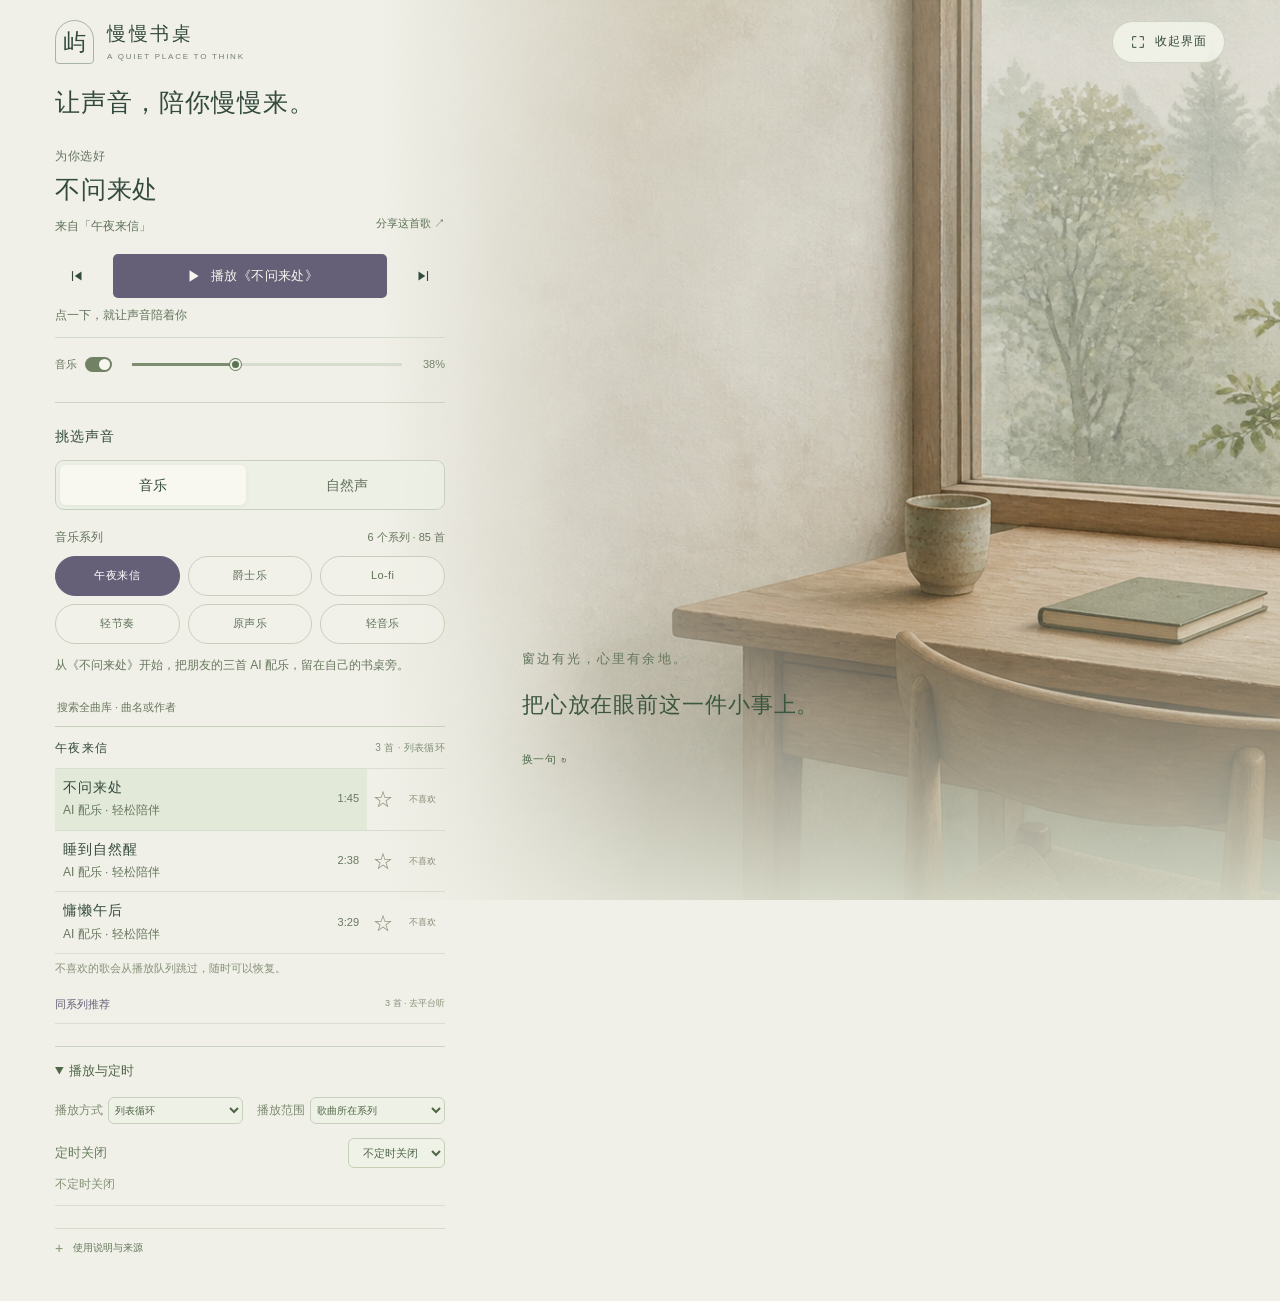
<file: index.html>
<!doctype html>
<html lang="zh-CN">
<head>
  <meta charset="utf-8">
  <meta name="viewport" content="width=device-width, initial-scale=1, viewport-fit=cover">
  <meta name="theme-color" content="#eeeee6">
  <title>慢慢书桌 · 音乐与声景</title>
  <meta name="description" content="从《不问来处》开始，听音乐、混合轻雨与篝火，给工作留一点安静。">
  <meta property="og:title" content="慢慢书桌 · 音乐与声景">
  <meta property="og:description" content="留一点安静，听一首喜欢的歌。">
  <meta property="og:image" content="https://61-design.github.io/slow-desk/assets/desk.png">
  <meta property="og:url" content="https://61-design.github.io/slow-desk/">
  <link rel="icon" href="data:,">
  <link rel="stylesheet" href="style.css?v=20260920-unified">
</head>
<body>
  <svg class="icon-defs" aria-hidden="true"><defs>
    <symbol id="i-play" viewBox="0 0 24 24"><path d="m9 5 11 7-11 7Z" fill="currentColor" stroke="none"/></symbol>
    <symbol id="i-pause" viewBox="0 0 24 24"><path d="M8 5v14M16 5v14" stroke-width="3.4"/></symbol>
    <symbol id="i-next" viewBox="0 0 24 24"><path d="m6 6 9 6-9 6Z" fill="currentColor" stroke="none"/><path d="M18 6v12"/></symbol>
    <symbol id="i-prev" viewBox="0 0 24 24"><path d="m18 6-9 6 9 6Z" fill="currentColor" stroke="none"/><path d="M6 6v12"/></symbol>
    <symbol id="i-volume" viewBox="0 0 24 24"><path d="M4 10h4l5-4v12l-5-4H4ZM17 9c2 1.5 2 4.5 0 6M20 6c4 3 4 9 0 12"/></symbol>
    <symbol id="i-rain" viewBox="0 0 24 24"><path d="M6 13a4 4 0 0 1-1-7 5 5 0 0 1 9-1 4 4 0 1 1 3 8ZM7 17l-1 3m6-3-1 3m6-3-1 3"/></symbol>
    <symbol id="i-expand" viewBox="0 0 24 24"><path d="M9 4H4v5m11-5h5v5M4 15v5h5m11-5v5h-5"/></symbol>
    <symbol id="i-close" viewBox="0 0 24 24"><path d="m6 6 12 12M18 6 6 18"/></symbol>
  </defs></svg>
  <div class="desk-scene" role="img" aria-label="柔和窗光下的木书桌，窗外是安静的绿色树影"></div>
  <header class="site-header">
    <a class="brand" href="./index.html" aria-label="慢慢书桌首页"><span class="brand-mark" aria-hidden="true">屿</span><span>慢慢书桌<small>A QUIET PLACE TO THINK</small></span></a>
    <button class="immersion-button" id="immersion" aria-pressed="false"><svg aria-hidden="true"><use href="#i-expand"/></svg><span>收起界面</span></button>
  </header>
  <main>
    <section class="sound-panel" aria-label="音乐与自然声">
      <div class="intro"><p class="eyebrow">慢慢书桌 / 音乐与声景</p><h1>让声音，陪你慢慢来。</h1></div>
      <div class="primary-player" id="primary-player">
      <p class="current-series" id="current-series">为你选好</p>
      <h2 class="current-title" id="current-title">不问来处</h2>
      <p class="current-context" id="current-context">来自「午夜来信」</p>
      <div class="player">
        <button class="small-control" id="previous" aria-label="上一首"><svg aria-hidden="true"><use href="#i-prev"/></svg></button>
        <button class="play-button" id="play" aria-describedby="current-title" aria-label="播放背景声音"><svg aria-hidden="true"><use href="#i-play"/></svg><span>播放《不问来处》</span></button>
        <button class="small-control" id="next" aria-label="下一首"><svg aria-hidden="true"><use href="#i-next"/></svg></button>
      </div>
      <p class="play-status" id="play-status" role="status">点一下播放，再去做手边的事</p>
      <div class="current-mix" id="current-mix" aria-label="当前声音与音量">
      <div class="volume-control music-volume mix-row" id="music-mix"><label class="switch-label"><span class="source-title">音乐</span><input type="checkbox" id="music-toggle" checked><span class="switch" aria-hidden="true"></span></label><input id="volume" type="range" min="0" max="100" value="38" aria-label="音乐音量"><output id="volume-value" for="volume">38%</output></div>
      <div class="volume-control mix-row" id="rain-mix" hidden><label for="rain-volume">轻雨</label><input id="rain-volume" type="range" min="0" max="100" value="25" aria-label="轻雨音量"><output id="rain-volume-value" for="rain-volume">25%</output><button class="mix-remove" id="remove-rain" aria-label="关闭轻雨">关闭</button></div>
      <div class="volume-control mix-row" id="fire-mix" hidden><label for="fire-volume">篝火</label><input id="fire-volume" type="range" min="0" max="100" value="28" aria-label="篝火音量"><output id="fire-volume-value" for="fire-volume">28%</output><button class="mix-remove" id="remove-fire" aria-label="关闭篝火">关闭</button></div>
      <div class="volume-control mix-row" id="ocean-mix" hidden><label for="ocean-volume">海浪</label><input id="ocean-volume" type="range" min="0" max="100" value="30" aria-label="海边浪潮音量"><output id="ocean-volume-value" for="ocean-volume">30%</output><button class="mix-remove" id="remove-ocean" aria-label="关闭海浪">关闭</button></div>
      <div class="volume-control mix-row" id="stream-mix" hidden><label for="stream-volume">流水</label><input id="stream-volume" type="range" min="0" max="100" value="30" aria-label="潺潺溪流音量"><output id="stream-volume-value" for="stream-volume">30%</output><button class="mix-remove" id="remove-stream" aria-label="关闭流水">关闭</button></div>
      </div>
      <button id="share-track" class="share-track">分享这首歌 ↗</button>
      </div>
      <section class="sound-library" aria-labelledby="choose-heading">
        <h2 id="choose-heading">挑选声音</h2>
        <div class="sound-tabs" role="tablist" aria-label="声音类型">
          <button id="music-tab" role="tab" aria-selected="true" aria-controls="music-pane" tabindex="0">音乐</button>
          <button id="nature-tab" role="tab" aria-selected="false" aria-controls="nature-pane" tabindex="-1">自然声</button>
        </div>
        <div id="music-pane" role="tabpanel" aria-labelledby="music-tab">
      <div class="series-heading"><h3>音乐系列</h3><span id="library-total">正在整理曲库</span></div>
      <div class="series-list" id="series-list" role="group" aria-label="音乐系列"></div>
      <p class="series-description" id="series-description"></p>
      <div class="search-row"><label class="sr-only" for="search">搜索曲名或作者</label><input id="search" type="search" placeholder="搜索全曲库 · 曲名或作者" autocomplete="off"><button id="clear-search" aria-label="清除搜索" hidden>×</button></div>
      <div class="library-heading"><h2 id="library-title">爵士小馆</h2><span id="track-count"></span></div>
      <div id="track-list" class="track-list" aria-label="背景音乐列表"></div>
      <p id="empty-library" class="empty-library" role="status" hidden></p>
      <p class="skip-tip">不喜欢的歌会从播放队列跳过，随时可以恢复。</p>
      <details id="related-music" class="related-music" hidden>
        <summary>同系列推荐 <span id="related-count"></span></summary>
        <p>这几首去音乐平台听，需联网；不会加入书桌的循环播放。</p>
        <div id="related-list"></div>
      </details>
        </div>
        <div id="nature-pane" role="tabpanel" aria-labelledby="nature-tab" hidden>
      <section class="ambient-panel" aria-labelledby="ambient-heading"><div class="ambient-heading"><h2 id="ambient-heading">自然声，可以单独听</h2><span id="ambient-summary">轻雨 / 篝火 / 海浪 / 流水</span></div><div class="ambient-controls"><div class="ambient-source"><label class="switch-label"><span class="source-title">窗外轻雨</span><input type="checkbox" id="rain-toggle"><span class="switch" aria-hidden="true"></span></label></div><div class="ambient-source"><label class="switch-label"><span class="source-title">壁炉篝火</span><input type="checkbox" id="fire-toggle"><span class="switch" aria-hidden="true"></span></label></div><div class="ambient-source"><label class="switch-label"><span class="source-title">海边浪潮</span><input type="checkbox" id="ocean-toggle"><span class="switch" aria-hidden="true"></span></label></div><div class="ambient-source"><label class="switch-label"><span class="source-title">潺潺溪流</span><input type="checkbox" id="stream-toggle"><span class="switch" aria-hidden="true"></span></label></div></div><p class="ambient-tip">点开就能听，可多选；已选声音在上方调音量。</p></section>
        </div>
      </section>
      <details class="sound-settings" open><summary>播放与定时</summary>
<div class="play-options" id="music-play-options"><label>播放方式<select id="play-mode" aria-label="播放方式"><option value="list">列表循环</option><option value="shuffle">随机播放</option><option value="single">单曲循环</option></select></label><label>播放范围<select id="play-scope" aria-label="播放范围"><option value="series">歌曲所在系列</option><option value="all">全部音乐</option><option value="favorites">我的收藏</option></select></label></div><label class="sleep-setting">定时关闭<select id="sleep-timer" aria-label="定时关闭"><option value="0">不定时关闭</option><option value="15">15 分钟后</option><option value="30">30 分钟后</option><option value="60">60 分钟后</option><option value="90">90 分钟后</option></select></label><p id="sleep-status" class="settings-note">不定时关闭</p></details>
      <details class="more-options"><summary>使用说明与来源</summary><p class="settings-note">切到其他工作窗口，音乐会继续。系统休眠或浏览器回收标签仍可能停止播放。</p>      <div class="now-playing"><span id="now-track"></span><a id="track-credit" href="#" target="_blank" rel="noopener noreferrer"></a></div>
<button id="open-credits" class="credits-button">曲目来源与使用许可 →</button><p class="settings-note">空格播放/暂停，Esc 展开界面。</p></details>
      <details id="analytics-settings" class="more-options" hidden><summary>匿名使用统计</summary><p class="settings-note">记录打开时间、歌曲、播放开始和听满 30 秒，帮助改进书桌。数据匿名保存至 Supabase，保留 62 天。匿名编号不能识别你的真实身份，可随时关闭统计。</p><label class="analytics-choice"><input id="analytics-toggle" type="checkbox">允许匿名使用统计</label></details>
    </section>
    <section class="thought-area" aria-label="给此刻的你">
      <span class="scene-caption">窗边有光，心里有余地。</span>
      <p id="encouragement" class="encouragement" aria-live="polite">把心放在眼前这一件小事上。</p>
      <button id="next-encouragement" class="quote-refresh">换一句 ↻</button>
    </section>
  </main>
  <div class="mini-player" id="mini-player" hidden>
    <button id="mini-play" aria-describedby="mini-title" aria-label="播放背景声音"><svg aria-hidden="true"><use href="#i-play"/></svg></button>
    <div><span class="mini-eyebrow" id="mini-status">声音未开启</span><span id="mini-title">慢慢书桌</span></div>
    <button id="mini-mode" class="mini-mode" aria-label="切换播放方式">列表</button>
    <button id="mini-next" aria-label="下一首"><svg aria-hidden="true"><use href="#i-next"/></svg></button>
  </div>
  <dialog id="share-dialog" aria-labelledby="share-heading">
    <div class="credits-header"><h2 id="share-heading">把这份安静分享出去</h2><button id="close-share" aria-label="关闭分享卡片">×</button></div>
    <img id="share-card-image" alt="歌曲分享卡片，包含打开歌曲的二维码" hidden>
    <p id="share-status" class="settings-note" role="status"></p>
    <div class="share-actions"><a id="save-share-card" class="card-save" hidden>保存卡片</a><button id="send-share-card" hidden>分享卡片</button><button id="copy-share-link">复制链接</button></div>
    <input id="share-url" class="share-url" aria-label="复制分享链接" readonly hidden>
  </dialog>
  <dialog id="credits-dialog" aria-labelledby="credits-heading"><div class="credits-header"><h2 id="credits-heading">曲目来源与使用许可</h2><button id="close-credits" aria-label="关闭曲目来源">×</button></div><p>收录曲目按各曲目所列许可署名。部分音频由MP3转AAC，部分保留原MP3；播放时做音量平衡，没有裁剪或重新编排。轻雨为合成声；篝火、海浪和流水来自独立实地录音，并非原曲的一部分；作者不因此为本应用背书。</p><p>原来的十首配乐保留，属于本项目此前制作的合成配乐。</p><div id="credits-list"></div><article><h3>自然环境声</h3><p>篝火：samarobryn · Crackling Fire（CC0）；海浪：kapilkant · Soft ocean waves sounds（CC0）；流水：Geoff Bremner · Gentle Relaxing Stream 1（CC BY 4.0）。已截取、调整音量并处理循环接缝。</p><p><a href="https://freesound.org/people/samarobryn/sounds/414767/" target="_blank" rel="noopener noreferrer">篝火来源</a> · <a href="https://freesound.org/people/kapilkant/sounds/549334/" target="_blank" rel="noopener noreferrer">海浪来源</a> · <a href="https://freesound.org/people/Geoff-Bremner-Audio/sounds/697495/" target="_blank" rel="noopener noreferrer">流水来源</a> · <a href="https://creativecommons.org/licenses/by/4.0/" target="_blank" rel="noopener noreferrer">CC BY 4.0 许可</a></p></article></dialog>
  <noscript><p class="noscript">请允许浏览器运行 JavaScript，才能使用选曲与播放功能。</p></noscript>
  <script src="tracks.js"></script>
  <script src="audio.js?v=20260920-playback-fix"></script>
  <script src="analytics-config.js"></script>
  <script src="analytics.js"></script>
  <script src="assets/vendor/qrcode.js"></script>
  <script src="share-card.js"></script>
  <script src="app.js?v=20260920-collapse-label"></script>
</body>
</html>
</file>
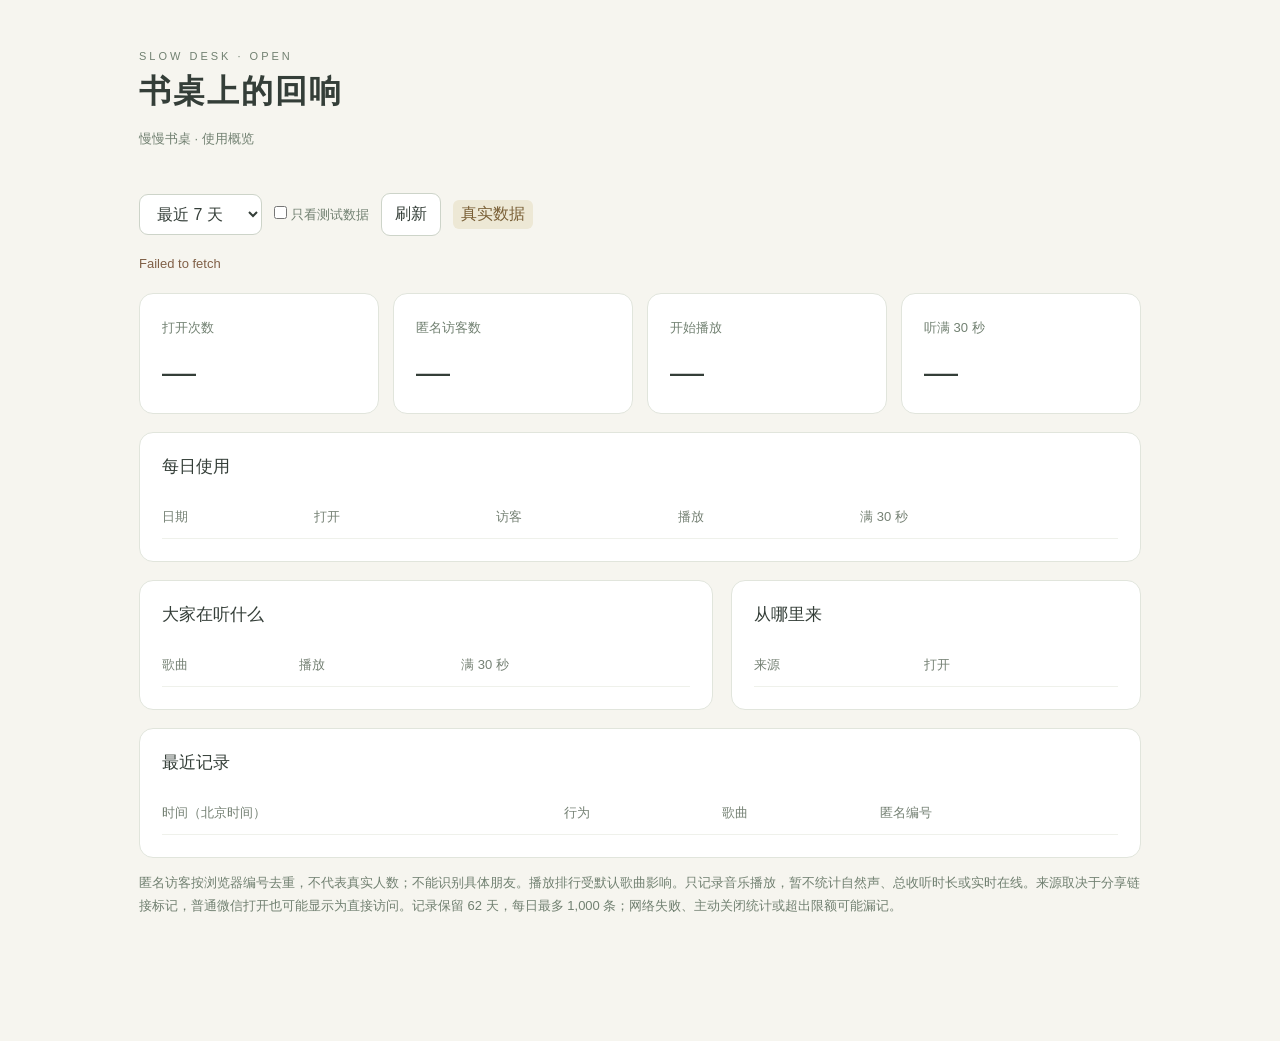
<file: stats.html>
<!doctype html><html lang="zh-CN"><meta charset="utf-8"><meta name="viewport" content="width=device-width,initial-scale=1"><meta http-equiv="Content-Security-Policy" content="default-src 'none'; style-src 'self'; script-src 'self'; connect-src https://nrapatuhzaxgaqnkqclk.supabase.co; base-uri 'none'; form-action 'self'"><meta name="referrer" content="no-referrer"><meta name="robots" content="noindex,nofollow"><title>慢慢书桌 · 使用概览</title>
<link rel="stylesheet" href="stats.css"><main><header><div><div class="eyebrow">SLOW DESK · OPEN</div><h1>书桌上的回响</h1><p class="note">慢慢书桌 · 使用概览</p></div></header>
<section id="dashboard"><div class="controls"><select id="days" aria-label="统计日期范围"><option value="7">最近 7 天</option><option value="30">最近 30 天</option></select><label class="note"><input id="test" type="checkbox"> 只看测试数据</label><button id="refresh">刷新</button><span id="mode" class="badge">真实数据</span></div><p id="status" role="status"></p>
<div class="cards"><div class="card"><small>打开次数</small><div class="value" id="opens">—</div></div><div class="card"><small>匿名访客数</small><div class="value" id="visitors">—</div></div><div class="card"><small>开始播放</small><div class="value" id="plays">—</div></div><div class="card"><small>听满 30 秒</small><div class="value" id="listens">—</div></div></div>
<div class="panel"><h2>每日使用</h2><table><thead><tr><th>日期</th><th>打开</th><th>访客</th><th>播放</th><th>满 30 秒</th></tr></thead><tbody id="daily"></tbody></table></div>
<div class="grid"><div class="panel"><h2>大家在听什么</h2><table><thead><tr><th>歌曲</th><th>播放</th><th>满 30 秒</th></tr></thead><tbody id="tracks"></tbody></table></div><div class="panel"><h2>从哪里来</h2><table><thead><tr><th>来源</th><th>打开</th></tr></thead><tbody id="sources"></tbody></table></div></div>
<div class="panel"><h2>最近记录</h2><table><thead><tr><th>时间（北京时间）</th><th>行为</th><th>歌曲</th><th>匿名编号</th></tr></thead><tbody id="recent"></tbody></table></div>
<p class="note">匿名访客按浏览器编号去重，不代表真实人数；不能识别具体朋友。播放排行受默认歌曲影响。只记录音乐播放，暂不统计自然声、总收听时长或实时在线。来源取决于分享链接标记，普通微信打开也可能显示为直接访问。记录保留 62 天，每日最多 1,000 条；网络失败、主动关闭统计或超出限额可能漏记。</p></section></main>
<script src="stats.js?v=20260923-public"></script></html>
</file>
<file: style.css>
@charset "UTF-8";
:root{color-scheme:light;--ink:#344a3d;--muted:#6a776b;--paper:#f0f0e8;--line:#d9ded2;--green:#49624f;--serif:"Songti SC","STSong","Noto Serif CJK SC",serif;--sans:-apple-system,BlinkMacSystemFont,"PingFang SC","Microsoft YaHei",sans-serif}
*{box-sizing:border-box}body{margin:0;background:var(--paper);color:var(--ink);font:14px/1.6 var(--sans);min-height:100svh}button,input{font:inherit}button,a,input{-webkit-tap-highlight-color:transparent}button{color:inherit;cursor:pointer}button{border:0}button:disabled{cursor:default;opacity:.45}button:focus-visible,a:focus-visible,input:focus-visible{outline:2px solid #506c4f;outline-offset:5px}button svg, label svg{width:20px;height:20px;fill:none;stroke:currentColor;stroke-width:1.5;stroke-linecap:round;stroke-linejoin:round;flex-shrink:0}.icon-defs{position:absolute;width:0;height:0;overflow:hidden}[hidden]{display:none!important}
.desk-scene{position:fixed;inset:0 0 0 350px;background:#d9decc url('assets/desk.png') center center/cover no-repeat;z-index:-2}.desk-scene:after{content:"";position:absolute;inset:0;background:linear-gradient(90deg,#f0f0e8 0%,#f0f0e8d9 9%,#f0f0e854 30%,#e4e9dc00 60%),linear-gradient(0deg,#e6eadadc 0%,transparent 40%,#e9eddf40 100%)}
.site-header{height:110px;padding:32px 4.3vw;display:flex;align-items:center;justify-content:space-between;gap:16px}.brand{text-decoration:none;color:inherit;display:flex;align-items:center;gap:13px;font-size:19px;font-weight:500;letter-spacing:.14em}.brand-mark{display:grid;place-items:center;border:1px solid #a7b3a0;width:39px;height:44px;border-radius:20px 20px 4px 4px;font:23px var(--serif);letter-spacing:0}.brand small{display:block;font:8px/2 var(--sans);letter-spacing:.22em;color:#737f6e}.immersion-button{display:flex;gap:9px;align-items:center;padding:10px 17px;background:#f4f5ead9;border:1px solid #b1bca68a;border-radius:24px;font-size:12px;letter-spacing:.08em}.immersion-button:hover{background:#f4f5eaf5}.immersion-button svg{width:16px;height:16px}
main{display:grid;grid-template-columns:350px 1fr;gap:6vw;padding:20px 4.3vw 34px;min-height:calc(100svh - 110px)}.sound-panel{align-self:start;width:100%;max-width:350px}.eyebrow{font-size:11px;letter-spacing:.28em;color:#839079;margin:0 0 15px}h1{font:400 37px/1.55 var(--serif);letter-spacing:.055em;margin:0}.intro-copy{color:var(--muted);font-size:12px;line-height:1.95;letter-spacing:.04em;margin:17px 0 27px}.library-heading{display:flex;justify-content:space-between;align-items:center;margin-bottom:10px}.library-heading h2{font-size:12px;font-weight:500;letter-spacing:.12em;margin:0}.library-heading>span{font-size:10px;color:#819078;letter-spacing:.03em}.track-list{border-top:1px solid var(--line)}.track{display:flex;align-items:center;width:100%;gap:15px;text-align:left;padding:13px 11px;border-bottom:1px solid var(--line);border-radius:0;background:transparent;min-height:67px;transition:background .18s}.track:hover{background:#e3e8dad9}.track[aria-pressed=true]{background:#e3e8dae8}.track-index{font-family:Georgia,serif;font-size:15px;color:#8d9a82;width:22px;text-align:center}.track-content{flex:1}.track-title{display:block;font-size:13px;letter-spacing:.07em;font-weight:500}.track-description{display:block;font-size:10px;color:#7a8872;letter-spacing:.035em;margin-top:3px}.track-selected{border:1px solid #a5b19b;color:#586f50;font-size:9px;border-radius:20px;line-height:1;padding:5px 7px;visibility:hidden}.track[aria-pressed=true] .track-selected{visibility:visible}.source-controls{display:flex;gap:28px;padding:18px 1px 12px}.switch-label{display:flex;align-items:center;gap:9px;cursor:pointer;position:relative;font-size:11px;color:#66755f}.source-title{display:flex;align-items:center;gap:6px}.source-title svg{width:15px;height:15px}.music-symbol{font-size:19px;width:15px;line-height:15px}.switch-label input{position:absolute;right:0;width:28px;height:18px;opacity:0}.switch-label input:focus-visible+.switch{outline:2px solid #506c4f;outline-offset:4px}.switch{position:relative;background:#c5cdbe;border-radius:20px;width:27px;height:15px;flex-shrink:0}.switch:after{content:"";position:absolute;width:11px;height:11px;left:2px;top:2px;background:#f5f6ed;border-radius:50%;transition:transform .2s}.switch-label input:checked+.switch{background:#708164}.switch-label input:checked+.switch:after{transform:translateX(12px)}
.volume-control{display:flex;align-items:center;gap:11px;margin:8px 0 23px}.volume-control label{display:flex;align-items:center;gap:6px;font-size:11px;color:#65745e}.volume-control label svg{width:15px;height:15px}.volume-control input{flex:1;min-width:0;height:24px;border-radius:3px;background:linear-gradient(to right,#7c8d70 0% var(--volume,28%),#d6ddce var(--volume,28%) 100%) center/100% 3px no-repeat;appearance:none;cursor:pointer}.volume-control input::-webkit-slider-thumb{appearance:none;width:11px;height:11px;border-radius:50%;background:#5c7353;border:2px solid #eff1e7;box-shadow:0 0 0 1px #6d7d61}.volume-control input::-moz-range-thumb{width:8px;height:8px;border-radius:50%;background:#5c7353;border:2px solid #eff1e7}.volume-control output{width:31px;font-size:10px;color:#748369;text-align:right;font-variant-numeric:tabular-nums}
.player{display:flex;align-items:center;gap:18px}.play-button{display:flex;align-items:center;justify-content:center;gap:9px;border-radius:28px;background:var(--green);color:#f6f6ec;height:46px;flex:1;font-size:12px;letter-spacing:.12em;transition:background .18s}.play-button:hover{background:#385341}.play-button svg{width:20px;height:20px}.small-control{background:transparent;padding:9px;line-height:0;border-radius:50%}.small-control:hover{background:#dce4d4}.small-control svg{width:18px;height:18px}.play-status{text-align:center;font-size:10px;min-height:18px;color:#718267;margin:11px 0 0}.play-status[data-error=true]{color:#966342}.background-note{margin:22px 0 0;font-size:10px;color:#849078;text-align:center;line-height:1.95;letter-spacing:.04em}
.thought-area{align-self:end;width:min(100%,620px);padding-bottom:19px;margin-top:50px}.scene-caption{display:block;font:19px var(--serif);letter-spacing:.16em;color:#465d47;margin-bottom:30px}.thought-line{display:flex;align-items:center;gap:12px;border-bottom:1px solid #9ead948c;padding-bottom:8px}.thought-line label{font-size:11px;color:#62765b;white-space:nowrap;letter-spacing:.1em}.thought-line input{background:transparent;border:0;outline:0;min-width:0;flex:1;font-size:12px;color:#3a523c;padding:6px 0;text-overflow:ellipsis;border-radius:0}.thought-line input::placeholder{color:#7f8e74}.thought-line input:focus-visible{outline:0;box-shadow:0 2px #58764c}.thought-line button{padding:6px;background:transparent;line-height:0}.thought-line button svg{width:14px;height:14px}#thought-privacy{font-size:9px;color:#809074;letter-spacing:.03em;margin:9px 0 0}
.mini-player{position:fixed;bottom:30px;left:50%;transform:translateX(-50%);display:flex;align-items:center;gap:20px;min-width:255px;background:#f0f2e9ed;border:1px solid #b1bba6a3;border-radius:44px;padding:9px 14px;box-shadow:0 5px 30px #2638290a}.mini-player button{background:transparent;border-radius:50%;padding:10px;line-height:0}.mini-player button:first-child{background:#49624f;color:#f1f4e9}.mini-player svg{width:19px;height:19px}.mini-player>div{display:flex;flex-direction:column;flex:1;min-width:84px}.mini-eyebrow{font-size:8px;letter-spacing:.1em;color:#7a8a6e}#mini-title{font-size:11px;letter-spacing:.08em}.is-immersed .sound-panel{display:none}.is-immersed .desk-scene{inset:0}.is-immersed .desk-scene:after{background:linear-gradient(0deg,#e6eadac2 0%,transparent 60%)}.is-immersed main{display:flex;align-items:flex-end;justify-content:flex-start;padding-bottom:146px}.is-immersed .thought-area{margin-left:3vw;width:min(540px,80%)}.is-immersed .brand{background:#f0f2e9d9;padding:9px 14px;border-radius:10px}.noscript{position:fixed;bottom:5px;left:20px;color:#8a5838;background:#fffcf3;padding:16px}
@media(min-height:950px) and (min-width:851px){main{padding-top:5vh}.intro-copy{margin-bottom:35px}.track{min-height:72px}.source-controls{padding-top:24px}.volume-control{margin-bottom:30px}.thought-area{padding-bottom:5vh}}
@media(max-height:850px) and (min-width:851px){.site-header{height:87px;padding-top:22px;padding-bottom:22px}main{min-height:calc(100svh - 87px);padding-top:8px;gap:5vw}h1{font-size:33px;line-height:1.5}.eyebrow{margin-bottom:9px}.intro-copy{margin:12px 0 22px}.track{min-height:61px;padding-top:10px;padding-bottom:10px}.source-controls{padding-top:14px}.volume-control{margin-bottom:19px}.background-note{margin-top:17px}}
@media(max-width:1000px) and (min-width:851px){main{grid-template-columns:320px 1fr;gap:5vw}.sound-panel{max-width:320px}.desk-scene{left:300px}.thought-line{flex-wrap:wrap;gap:2px}.thought-line label{width:100%}}
@media(max-width:850px){.desk-scene{inset:0;background-position:65% center;opacity:.45}.desk-scene:after{background:linear-gradient(90deg,#f0f0e8ee,#f0f0e8b8)}.site-header{height:94px;padding:24px}.brand{font-size:17px;gap:10px}.brand-mark{height:39px;width:34px;font-size:20px}.brand small{font-size:7px}.immersion-button{font-size:10px;padding:9px 12px;gap:6px}.immersion-button svg{width:14px;height:14px}main{display:flex;flex-direction:column;align-items:center;padding:12px 26px 30px;gap:0;min-height:calc(100svh - 94px)}.sound-panel{width:100%;max-width:430px}.intro{padding-top:7px}h1{font-size:34px;line-height:1.5}.intro-copy{margin:13px 0 25px}.track{min-height:67px}.thought-area{max-width:430px;align-self:center;margin-top:55px;padding-bottom:10px}.scene-caption{font-size:17px;margin-bottom:23px}.thought-line{flex-wrap:wrap;gap:3px}.thought-line label{width:100%}.thought-line input{min-width:0}.is-immersed .desk-scene{opacity:1;background-position:60% center}.is-immersed main{min-height:calc(100svh - 94px);justify-content:flex-end;align-items:flex-start;padding-bottom:150px}.is-immersed .thought-area{width:100%;margin-left:0;align-self:flex-start}.is-immersed .brand{padding:5px 8px}.is-immersed .brand small{display:none}.mini-player{bottom:34px;gap:15px;max-width:calc(100% - 44px)}.is-immersed .thought-area{padding:18px;background:#eef1e6d9;border-radius:8px}.is-immersed .scene-caption{font-size:16px}}
@media(prefers-reduced-motion:reduce){*{transition:none!important;animation:none!important}}
/* Music collections: keep the desk still while the music has more character. */
.series-heading{display:flex;justify-content:space-between;align-items:center;margin:0 0 10px}.series-heading h2{font-size:12px;font-weight:500;letter-spacing:.12em;margin:0}.series-heading>span{font-size:10px;color:#819078}.series-list{display:grid;grid-template-columns:repeat(4,1fr);gap:7px}.series-button{border:1px solid #c6cebb;border-radius:22px;background:#f1f2e9a8;padding:9px 3px;font-size:11px;letter-spacing:.04em;min-height:38px}.series-button:hover{background:#dde5d4}.series-button[aria-pressed=true]{background:var(--green);border-color:var(--green);color:#f7f6ef}.series-description{font-size:10px;line-height:1.7;color:#7a856e;min-height:34px;margin:12px 0 13px}.intro-copy{margin-bottom:22px}.track-list{max-height:256px;overflow-y:auto;scrollbar-width:thin;scrollbar-color:#adb99f transparent}.track{min-height:65px}.is-immersed .mini-player{min-width:278px}.mini-eyebrow{white-space:nowrap}body[data-series=jazz]{--green:#766143}body[data-series=lofi]{--green:#5f6a73}body[data-series=acoustic]{--green:#6c744d}body[data-series=calm]{--green:#49624f}
@media(max-height:850px) and (min-width:851px){.intro h1{font-size:30px;line-height:1.4}.intro-copy{margin-top:10px;margin-bottom:18px}.eyebrow{margin-bottom:7px}.series-description{margin-top:9px;margin-bottom:10px;min-height:30px}.track-list{max-height:208px}.track{min-height:63px}.source-controls{padding-top:12px;padding-bottom:8px}.background-note{margin-top:12px}}
@media(max-width:850px){.intro h1{font-size:32px}.track-list{max-height:none}.series-description{font-size:11px}.series-button{min-height:42px}.series-list{gap:6px}.thought-area{margin-top:38px}}
/* Expanded library and independent soundscape controls. */
.sr-only{position:absolute;width:1px;height:1px;padding:0;margin:-1px;overflow:hidden;clip:rect(0,0,0,0);white-space:nowrap;border:0}.intro h1{font-size:29px;line-height:1.4;margin-bottom:20px}.eyebrow{margin-bottom:10px}.series-list{grid-template-columns:repeat(5,1fr);gap:5px}.series-button{min-height:36px;font-size:10px}.series-description{min-height:0;margin:10px 0 13px;font-size:10px}.search-row{display:flex;align-items:center;position:relative;margin:8px 0 15px;border-bottom:1px solid #c5cfba}.search-row input{background:transparent;border:0;outline:0;width:100%;padding:9px 27px 9px 2px;font-size:11px;color:var(--ink)}.search-row input::placeholder{color:#859078}.search-row input::-webkit-search-cancel-button{appearance:none}.search-row button{position:absolute;right:0;top:1px;background:transparent;font-size:20px;padding:2px 7px;color:#7b896d}.search-row:focus-within{border-color:#6c805c}.track-list{max-height:212px;overflow-y:auto;border-bottom:1px solid var(--line)}.track-row{display:flex;align-items:stretch;border-bottom:1px solid var(--line)}.track-row:last-child{border-bottom:0}.track{min-width:0;flex:1;border-bottom:0;min-height:57px;padding:9px 8px}.track-content{min-width:0}.track-title{font-size:12px;line-height:1.4;white-space:nowrap;overflow:hidden;text-overflow:ellipsis}.track-description{font-size:9px;white-space:nowrap;overflow:hidden;text-overflow:ellipsis;margin-top:4px}.track-time{font-size:10px;color:#849175;font-variant-numeric:tabular-nums;flex-shrink:0}.favorite-button{width:35px;flex-shrink:0;background:transparent;color:#8a9279;font-size:20px;padding:5px}.favorite-button:hover{background:#e4e9d9}.favorite-button[aria-pressed=true]{color:#a17a35}.empty-library{padding:19px 12px;border:1px dashed #c1cdb5;color:#7a8a6e;font-size:11px;margin:0}.play-options{display:flex;gap:14px;margin-top:15px}.play-options label{display:flex;gap:5px;align-items:center;font-size:9px;color:#7d8b71;flex:1;white-space:nowrap}.play-options select{min-width:0;width:100%;border:1px solid #c7d0bd;color:#506545;background:#eef1e5;border-radius:6px;padding:6px 2px;font:10px var(--sans)}select:focus-visible,summary:focus-visible{outline:2px solid #647d52;outline-offset:3px}.music-volume{margin:10px 0 10px;gap:12px}.volume-control .switch-label{font-size:11px;gap:8px}.ambient-panel,.more-options{border-top:1px solid #d4ddc9}.ambient-panel summary,.more-options summary{cursor:pointer;font-size:11px;color:#63765a;padding:10px 0;list-style:none;display:flex;align-items:center;gap:8px}.ambient-panel summary:before,.more-options summary:before{content:'+';font-size:14px;width:10px;color:#829473}.ambient-panel[open] summary:before,.more-options[open] summary:before{content:'−'}.ambient-panel summary::-webkit-details-marker,.more-options summary::-webkit-details-marker{display:none}.ambient-panel summary span,.more-options summary span{font-size:9px;color:#879579;margin-left:auto}.ambient-controls{display:grid;grid-template-columns:1fr 1fr;gap:17px;padding:7px 0 0}.ambient-source>.switch-label{justify-content:space-between}.ambient-source .volume-control{margin:8px 0 7px;gap:8px}.ambient-tip,.settings-note{font-size:10px;line-height:1.7;color:#849276;margin:2px 0 12px}.player{margin-top:13px}.play-status{line-height:1.6;min-height:16px;margin-top:9px}.now-playing{display:flex;flex-direction:column;align-items:center;text-align:center;margin:7px 0 12px;font-size:9px;line-height:1.6;color:#7a896d}.now-playing a{font-size:8px;color:#8a967e;text-decoration:none}.now-playing a:hover{text-decoration:underline}.more-options summary{font-size:10px;padding:8px 0}.sleep-setting{display:flex;align-items:center;justify-content:space-between;font-size:11px;color:#667d5d;margin:10px 0}.sleep-setting select{font:11px var(--sans);background:#eff2e6;color:#506649;border:1px solid #c4cfb8;border-radius:6px;padding:7px 10px}.credits-button{font-size:10px;color:#688156;padding:6px 0;background:transparent;text-decoration:underline;text-underline-offset:4px}.more-options .settings-note{margin-top:9px}.mini-player{min-width:315px!important;gap:12px}.mini-player>div{min-width:0;max-width:150px}.mini-player #mini-title{white-space:nowrap;overflow:hidden;text-overflow:ellipsis;max-width:140px}.mini-player .mini-mode{font-size:9px;line-height:1.4;padding:7px 5px;border:1px solid #c6d0bc;border-radius:6px}.mini-eyebrow{font-size:8px}.mini-player button{padding:9px}dialog{background:#f2f2e9;color:var(--ink);border:1px solid #bbc9ac;border-radius:12px;width:min(760px,calc(100% - 34px));max-height:80svh;padding:22px 28px;font:12px/1.7 var(--sans)}dialog::backdrop{background:#26372570;backdrop-filter:blur(4px)}.credits-header{display:flex;align-items:center;justify-content:space-between;gap:15px}.credits-header h2{font:23px var(--serif);margin:8px 0}.credits-header button{background:transparent;font-size:26px;padding:6px 10px;color:#667859}#credits-list article{border-top:1px solid #d0dac5;margin-top:18px;padding-top:12px;overflow-wrap:anywhere}#credits-list h3{font-size:13px;font-weight:500}#credits-list p{font-size:10px;color:#6b7f5e}#credits-list a{color:#677e58;font-size:10px;display:inline-block;margin-right:20px}
@media(min-width:1001px){main{grid-template-columns:390px 1fr}.sound-panel{max-width:390px}.desk-scene{left:380px}}
@media(min-width:851px) and (max-height:900px){.site-header{height:84px;padding-top:19px;padding-bottom:19px}main{padding-top:0;min-height:calc(100svh - 84px)}.intro h1{font-size:26px;line-height:1.35;margin-bottom:16px}.eyebrow{font-size:10px;margin-bottom:8px}.series-description{margin-top:8px;margin-bottom:9px}.search-row{margin-bottom:12px}.track-list{max-height:178px}.track{min-height:55px}.music-volume{margin:6px 0}.play-options{margin-top:11px}.player{margin-top:9px}.now-playing{margin-bottom:9px}}
@media(max-width:850px){.intro h1{font-size:28px;margin-bottom:22px}.track-list{max-height:265px}.track{min-height:63px}.favorite-button{width:39px}.series-button{min-height:40px;font-size:10px}.play-options label{font-size:10px}.play-options select{font-size:11px}.mini-player{min-width:0!important;width:calc(100% - 36px);max-width:355px;gap:9px}.mini-player>div{flex:1}.ambient-panel summary,.more-options summary{min-height:40px}.search-row input{min-height:40px}dialog{padding:16px 18px}.thought-area{margin-top:33px}.is-immersed .thought-area{width:100%}}

/* Keep skipped songs visible so the choice is always reversible. */
.track-heading{display:flex;align-items:center;gap:6px;min-width:0}.track-heading .track-title{min-width:0;flex:0 1 auto}.track-skipped{flex-shrink:0;font-size:8px;color:#7c8274;white-space:nowrap}.track-row[data-disliked=true] .track{opacity:.54}.track-row[data-disliked=true] .track:hover{background:transparent}.dislike-button{width:46px;flex-shrink:0;padding:5px 2px;background:transparent;color:#8a8a77;font-size:9px;white-space:nowrap}.dislike-button:hover{background:#e4e9d9;color:#59694f}.dislike-button[aria-pressed=true]{color:#5b7350;text-decoration:underline;text-underline-offset:3px}.skip-tip{font-size:9px;color:#879078;line-height:1.6;margin:6px 0 0}.favorite-button{width:32px}
@media(max-width:850px){.dislike-button{width:46px;font-size:10px}.favorite-button{width:35px}.track-skipped{font-size:8px}.skip-tip{font-size:10px}}

/* Midnight collection and clearly separated platform listening links. */
.series-list{grid-template-columns:repeat(3,minmax(0,1fr))}
body[data-series=midnight]{--green:#656078}
.related-music{border-bottom:1px solid var(--line);margin:8px 0 0}
.related-music summary{cursor:pointer;display:flex;justify-content:space-between;gap:10px;padding:10px 0;font-size:11px;color:var(--green)}
.related-music summary span{font-size:9px;color:#879078}
.related-music>p{font-size:10px;line-height:1.7;color:#7a856e;margin:0 0 5px}
.related-track{display:flex;align-items:center;justify-content:space-between;gap:10px;min-height:49px;padding:8px;color:var(--ink);text-decoration:none;border-radius:5px}
.related-track:hover{background:#e4e9d9}
.related-track:focus-visible{outline:2px solid var(--green);outline-offset:2px}
.related-track .track-content{display:flex;flex-direction:column}
.related-action{font-size:10px;color:var(--green);flex-shrink:0}
.related-track[hidden],.related-music[hidden]{display:none}

/* Preserve the quiet desk: open surfaces, original series colors, and restrained controls.
   Visual direction: preserve; variance 4, motion 1, density 4. */
body[data-series=midnight]{--green:#656078}
.intro .eyebrow{display:none}.intro h1{margin:0 0 28px;font-size:29px;font-weight:400;line-height:1.55;letter-spacing:.04em}
.primary-player{display:grid;grid-template-columns:minmax(0,1fr) auto;align-items:center;padding:0 0 22px;margin:0 0 24px;border:0;border-bottom:1px solid #cbd3c2;background:none;border-radius:0}
.current-series{grid-column:1;grid-row:1;font-size:10px;color:#63725e;letter-spacing:.12em;margin:0 0 5px}
.current-title{grid-column:1;grid-row:2;font:400 24px/1.4 var(--serif);letter-spacing:.06em;margin:0;overflow-wrap:anywhere}
.share-track{grid-column:2;grid-row:1/3;align-self:center;background:none;color:#5c7155;font-size:11px;padding:10px 0 10px 14px;min-height:44px;text-align:right}
.primary-player .player{grid-column:1/-1;gap:14px;margin-top:18px;justify-content:flex-start}
.primary-player .play-button{height:44px;max-width:180px;font-size:12px;letter-spacing:.08em;flex:1;border-radius:5px}
.primary-player .small-control{min-height:44px;min-width:44px;border-radius:4px}
.primary-player .play-status{grid-column:1/-1;font-size:10px;color:#62735b;margin:8px 0 0;text-align:left;padding-left:58px}
.primary-player .play-status[data-error=true]{color:#855133}
#share-status{grid-column:1/-1;margin:8px 0 0;font-size:11px}#share-status:empty{display:none}
.share-url{grid-column:1/-1;width:100%;padding:10px;margin-top:8px;background:var(--paper);border:1px solid var(--line);border-radius:4px;font:12px var(--sans)}
.series-heading{margin-bottom:9px}.series-heading h2{font-size:12px}.series-heading>span{color:#68765e}
.series-list{grid-template-columns:repeat(3,minmax(0,1fr));gap:8px;border:0}
.series-button{border:1px solid #c6cebb;border-radius:22px;background:#f1f2e9b8;min-height:40px;padding:8px 5px;font-size:11px;color:#61725a}
.series-button:hover{background:#e4e9dc}.series-button[aria-pressed=true]{background:var(--green);color:#fff;border-color:var(--green);font-weight:500}
.series-description{font-size:10px;line-height:1.75;color:#68775f;margin:11px 0 14px}
.search-row input{color:#344a3d}.search-row input::placeholder{color:#68775f}
.track-row{border-bottom-color:#d6ddce}.track[aria-pressed=true]{background:#dce5d2a6}.track-description,.track-time{color:#68775f}
.sound-settings{border-top:1px solid var(--line);margin-top:18px}.sound-settings>summary{padding:12px 0;cursor:pointer;font-size:12px;color:#526749}
.sound-settings .now-playing{align-items:flex-start;text-align:left;margin:2px 0 12px;font-size:11px}.sound-settings .now-playing a{font-size:10px;color:#62735b}
.analytics-choice{display:flex;gap:8px;align-items:center;min-height:44px;font-size:12px}
.mini-player{z-index:5;border-radius:8px;background:#eff1e7f5;border:1px solid #c9d2bf;box-shadow:0 4px 18px #30412d12;padding:6px 10px;gap:10px}
.mini-player button:first-child{border-radius:5px}.mini-player .mini-mode{border:0}.mini-player .mini-eyebrow{color:#637459}
@media(min-width:851px){.intro h1{font-size:29px}.primary-player .player{justify-content:flex-start}.primary-player .play-button{max-width:180px}.primary-player{margin-bottom:22px}.track-list{max-height:194px}}
@media(max-width:850px){
  .site-header{height:88px;padding:20px 24px}.brand{font-size:16px;font-weight:400;letter-spacing:.12em}.brand small{font-size:7px}
  .immersion-button{border:0;border-radius:4px;background:transparent;padding:10px 12px;min-height:44px;flex-shrink:0;white-space:nowrap;justify-content:center;letter-spacing:0;font-size:11px}
  .desk-scene{opacity:.42;background-position:64% center}.desk-scene:after{background:linear-gradient(90deg,#f0f0e8fa 0%,#f0f0e8d9 48%,#f0f0e866 100%)}
  main{padding:10px 26px calc(104px + env(safe-area-inset-bottom));min-height:calc(100svh - 88px)}
  .intro{padding-top:0}.intro h1{font-size:27px;line-height:1.6;margin-bottom:27px;letter-spacing:.05em}
  .primary-player{padding:0 0 22px;margin-bottom:23px}.current-title{font-size:24px}.current-series{font-size:11px}
  .primary-player .player{gap:14px;margin-top:17px;justify-content:space-between}.primary-player .play-button{max-width:none;height:46px;font-size:13px}
  .primary-player .play-status{text-align:center;padding-left:0;font-size:10px}.share-track{font-size:11px}
  .series-button{min-height:40px;font-size:12px}.series-description{font-size:11px;margin:12px 0 14px}
  .mini-player{bottom:calc(12px + env(safe-area-inset-bottom));width:calc(100% - 32px);max-width:430px}
  .mini-player button{min-height:44px;min-width:44px}.mini-player>div{max-width:none}.mini-player #mini-title{max-width:100%}
  .favorite-button{width:44px}.dislike-button{min-width:48px}.track-title{font-size:13px}.track-description{font-size:10px}
  .search-row input,.thought-line input{font-size:16px}.switch-label{min-height:44px}
  .track-list{max-height:320px}.settings-note{font-size:11px}.sound-settings select{font-size:16px}
}

/* Make the existing sound mix visible, without hiding it behind the library. */
.ambient-panel{padding:15px 16px 10px;margin:0 0 14px;background:#e6ecddc9;border:1px solid #cbd7be;border-radius:10px}
.ambient-heading h2{margin:0;font-size:13px;font-weight:500;color:#405d41}.ambient-heading>span{display:block;font-size:10px;color:#63765a;margin-top:3px}
.ambient-controls{grid-template-columns:repeat(2,minmax(0,1fr));gap:20px;padding-top:10px}.ambient-source{min-width:0}.ambient-source input[type=range]{width:0}.ambient-source .source-title{font-size:12px}.ambient-tip{margin:6px 0 0;color:#65785c;font-size:10px}
.sound-settings{margin:0 0 22px;border:0;border-bottom:1px solid var(--line);padding-bottom:10px}.sound-settings>summary{padding:4px 0 8px;font-size:11px}.sound-settings .play-options{margin-top:0}.sound-settings .music-volume{margin:14px 0 4px}
.encouragement{font:400 22px/1.9 var(--serif);letter-spacing:.04em;margin:0 0 12px;max-width:24em;color:#3d573f;text-wrap:pretty}.thought-area .scene-caption{font-size:13px;margin-bottom:16px;color:#64765c}.quote-refresh{min-height:44px;background:transparent;padding:4px 0;font-size:11px;color:#526d4c;letter-spacing:.06em}
#share-dialog{width:min(440px,calc(100% - 28px));padding:18px;max-height:92svh}#share-dialog .credits-header h2{font-size:19px}#share-card-image{display:block;width:100%;max-height:57svh;object-fit:contain;margin:12px auto;border-radius:5px}.share-actions{display:flex;flex-wrap:wrap;gap:8px}.share-actions>*{flex:1;min-height:44px;padding:11px 8px;border-radius:6px;font-size:12px;text-align:center;text-decoration:none;background:#e3e9db;color:#415c3d;white-space:nowrap}.share-actions .card-save{background:#49624f;color:#fff}#share-dialog .settings-note{font-size:11px;margin:8px 0 12px}#share-dialog .credits-header button{min-height:44px;min-width:44px}
@media(max-width:850px){.ambient-panel{padding:13px 14px 9px}.ambient-controls{padding-top:2px;gap:16px}.ambient-source .switch-label{min-height:38px}.ambient-tip{font-size:11px}.encouragement{font-size:21px}.thought-area .scene-caption{font-size:12px}.quote-refresh{font-size:12px}.sound-settings .play-options{gap:9px}.sound-settings .play-options label{display:flex;flex-direction:column;align-items:flex-start;gap:5px}.sound-settings select{font-size:13px;min-height:36px}.sound-settings .music-volume{margin:9px 0 0}}

@media(min-width:851px){.thought-area{position:sticky;align-self:start;top:calc(100svh - 250px);margin-top:max(100px,calc(100svh - 350px))}.is-immersed .thought-area{position:static;align-self:end;margin-top:50px}}

/* One player describes every sound; music and nature share a browsing area. */
.intro h1{font-size:25px;line-height:1.55;margin-bottom:24px}
.primary-player{grid-template-columns:minmax(0,1fr) auto;row-gap:0;padding-bottom:18px;margin-bottom:22px}
.current-series{font-size:12px;letter-spacing:.06em;margin-bottom:6px}
.current-title{grid-column:1/-1;font-size:25px;line-height:1.45;letter-spacing:.03em}
.current-context{grid-column:1;grid-row:3;font-size:12px;color:#62735b;margin:5px 0 0}
.share-track{grid-column:2;grid-row:3;font-size:11px;padding:5px 0 5px 10px;min-height:32px}
.primary-player .player{grid-row:4;margin-top:14px}
.primary-player .play-button{max-width:none;letter-spacing:.03em;font-size:13px}
.primary-player .play-status{grid-row:5;padding-left:0;font-size:12px;text-align:left}
.current-mix{grid-column:1/-1;grid-row:6;border-top:1px solid #d3dbca;margin-top:12px;padding-top:6px}
.current-mix .mix-row{margin:0;min-height:40px;gap:10px}.mix-row label{font-size:12px;min-width:28px}.mix-row output{font-size:11px}.mix-remove{font-size:11px;background:none;padding:8px 0 8px 5px;color:#65745e;min-height:36px}.mix-row .switch-label{min-width:65px}
.sound-library>h2{font-size:14px;font-weight:500;margin:0 0 12px;letter-spacing:.06em}
.sound-tabs{display:flex;gap:8px;margin:0 0 18px;padding:4px;border:1px solid #c7cfbf;background:#edf0e5bd;border-radius:9px}
.sound-tabs button{flex:1;min-height:40px;border-radius:6px;background:transparent;font-size:14px;color:#62715b}
.sound-tabs button[aria-selected=true]{background:#f8f8f0;box-shadow:0 1px 5px #334b3410;color:#344a3d;font-weight:500}
.series-heading h3{font-size:12px;font-weight:400;margin:0;color:#62735b}.series-heading>span{font-size:11px}
.series-description{font-size:12px}.track-title{font-size:14px}.track-description{font-size:12px;letter-spacing:0}.track-time{font-size:11px}
.ambient-panel{margin-bottom:0}.ambient-controls{row-gap:12px}.ambient-source .switch-label{min-height:48px}.ambient-source .source-title{font-size:13px}.ambient-tip{font-size:12px}.ambient-heading>span{font-size:12px}
.sound-settings{margin-top:22px;padding-top:10px;border-top:1px solid #cbd3c2}.sound-settings summary{font-size:13px;min-height:40px}.sound-settings .sleep-setting{font-size:13px;margin:14px 0 0}.sound-settings #sleep-status{margin:6px 0 0;font-size:12px}.sound-settings .play-options label{font-size:12px}
.mini-player #mini-title{font-size:12px;max-width:230px;letter-spacing:.02em}.mini-player>div{max-width:none}.mini-eyebrow{font-size:10px}.skip-tip{font-size:11px}
@media(max-width:850px){
  .site-header{height:80px;padding-top:16px;padding-bottom:16px}
  .intro h1{font-size:23px;margin-bottom:21px}
  .current-title{font-size:25px}.current-context{font-size:11px}
  .primary-player{margin-bottom:20px;padding-bottom:18px}
  .primary-player .play-status{font-size:11px;text-align:left}
  .primary-player .player{gap:10px}.primary-player .play-button{height:46px;font-size:13px}
  .current-mix .volume-control input{min-height:34px}.mix-row .switch-label{min-height:40px}
  .sound-tabs{margin-bottom:15px}.series-button{font-size:12px}.series-description{margin:10px 0}
  .track-list{max-height:none;overflow:visible}.track{min-height:66px;padding-left:6px;padding-right:6px;gap:8px}
  .favorite-button{width:32px}.dislike-button{width:43px;font-size:10px}.track-title{letter-spacing:.02em}
  .ambient-panel{padding:13px 14px}.ambient-controls{gap:10px 16px}.ambient-source .switch-label{min-height:52px}
  .sound-settings .play-options{margin-bottom:16px}
}
</file>
<file: stats.css>
:root{color-scheme:light;font-family:-apple-system,BlinkMacSystemFont,"PingFang SC",sans-serif;color:#343e38;background:#f6f5ef}*{box-sizing:border-box}body{margin:0}main{max-width:1050px;margin:50px auto;padding:0 24px 60px}header{display:flex;justify-content:space-between;align-items:center;gap:20px}h1{font-family:Georgia,"Songti SC",serif;font-size:32px;letter-spacing:2px;margin:8px 0}h2{font-size:17px;margin:0 0 18px;font-weight:550}.eyebrow{font-size:11px;letter-spacing:3px;color:#718071}.note,small{color:#718071;font-size:13px;line-height:1.8}button,select,input{font:inherit;border:1px solid #cdd4c9;border-radius:9px;padding:10px 13px;background:#fff;color:inherit}button{cursor:pointer}button.primary{background:#476652;color:white;border-color:#476652}input{width:100%;margin:12px 0}button:disabled{opacity:.6;cursor:wait}#login{max-width:410px;margin:80px auto;padding:28px;background:#fff;border:1px solid #e3e6dd;border-radius:18px}.controls{display:flex;gap:12px;align-items:center;flex-wrap:wrap;margin:30px 0 20px}.controls input{width:auto;margin:0}.cards{display:grid;grid-template-columns:repeat(4,1fr);gap:14px}.card,.panel{background:#fff;border:1px solid #e1e5dc;border-radius:14px;padding:22px}.value{font-size:34px;margin-top:12px;font-variant-numeric:tabular-nums}.grid{display:grid;grid-template-columns:1.4fr 1fr;gap:18px;margin-top:18px}.panel{margin-top:18px;overflow:auto}.grid .panel{margin-top:0}table{width:100%;border-collapse:collapse;font-size:13px;white-space:nowrap;text-align:left}th{font-weight:500;color:#758174}td,th{padding:12px 10px;border-bottom:1px solid #eff1eb}td:first-child,th:first-child{padding-left:0}.bar{display:inline-block;height:7px;border-radius:4px;background:#a9b7a2;margin-left:10px;vertical-align:middle;max-width:120px}#status{min-height:24px;font-size:13px;color:#806047}#login-status{color:#975947;font-size:13px}.badge{display:inline-block;border-radius:6px;background:#ede8d5;color:#795f36;padding:4px 8px}#logout{font-size:13px;background:transparent}[hidden]{display:none!important}@media(max-width:640px){main{margin-top:28px;padding:0 18px 40px}h1{font-size:27px}.cards{grid-template-columns:repeat(2,1fr)}.grid{grid-template-columns:1fr}.card,.panel{padding:17px}.value{font-size:29px}#login{margin-top:40px}.controls{gap:10px}}
</file>
